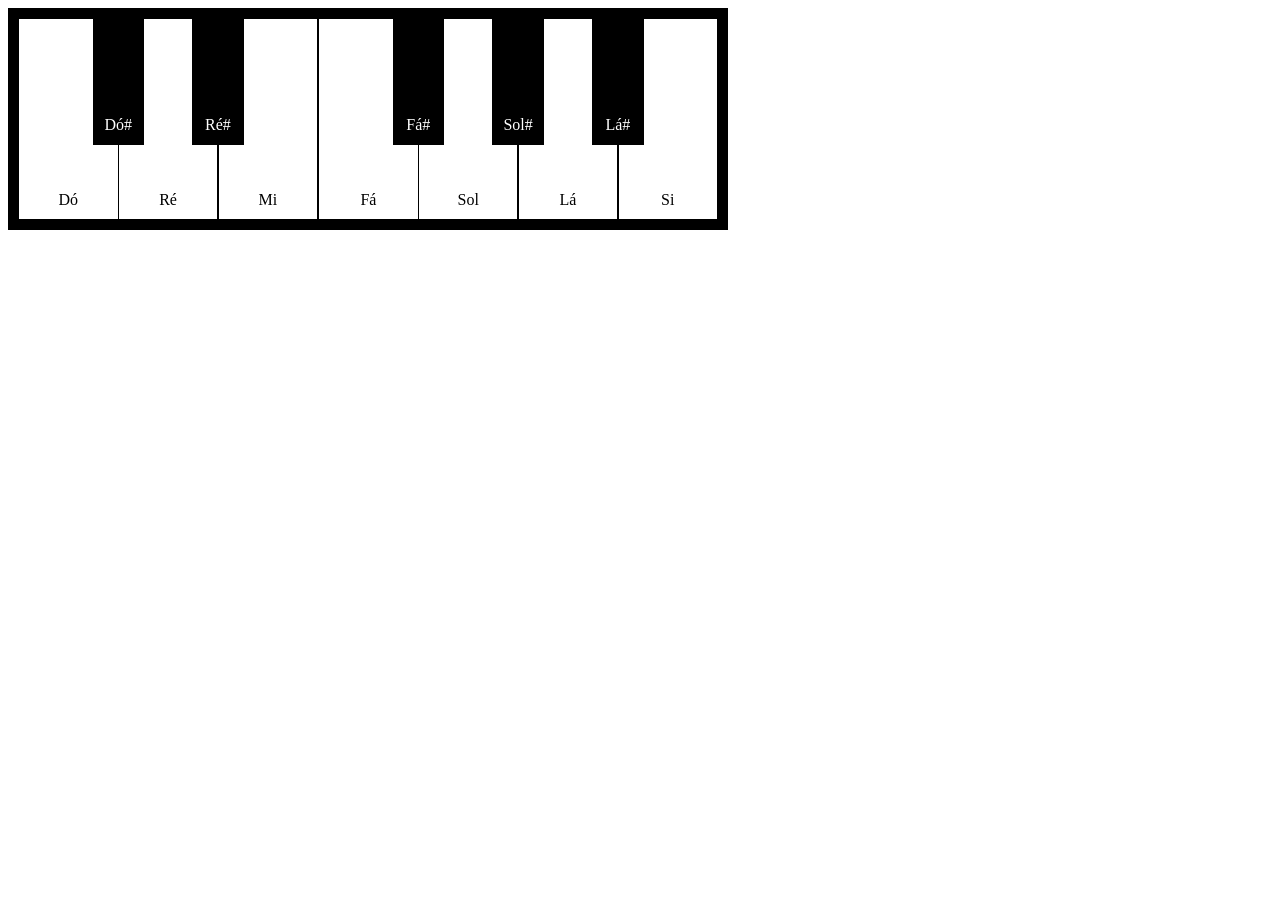
<file: Mundo em Código/index.html>
<!DOCTYPE html>
<html lang="en">
<head>
    <meta charset="UTF-8">
    <meta http-equiv="X-UA-Compatible" content="IE=edge">
    <meta name="viewport" content="width=device-width, initial-scale=1.0">
    <title>Piano</title>
    <link href="index.css" rel="stylesheet"/>
    <script src="index.js" defer></script>
</head>
<body>
    <div id="piano">
        <div class="nota" data-nota="Dó"></div>
        <div class="nota" data-nota="Dó#"></div>
        <div class="nota" data-nota="Ré"></div>
        <div class="nota" data-nota="Ré#"></div>
        <div class="nota" data-nota="Mi"></div>
        <div class="nota" data-nota="Fá"></div>
        <div class="nota" data-nota="Fá#"></div>
        <div class="nota" data-nota="Sol"></div>
        <div class="nota" data-nota="Sol#"></div>
        <div class="nota" data-nota="Lá"></div>
        <div class="nota" data-nota="Lá#"></div>
        <div class="nota" data-nota="Si"></div>
    </div>
</body>
</html>
</file>
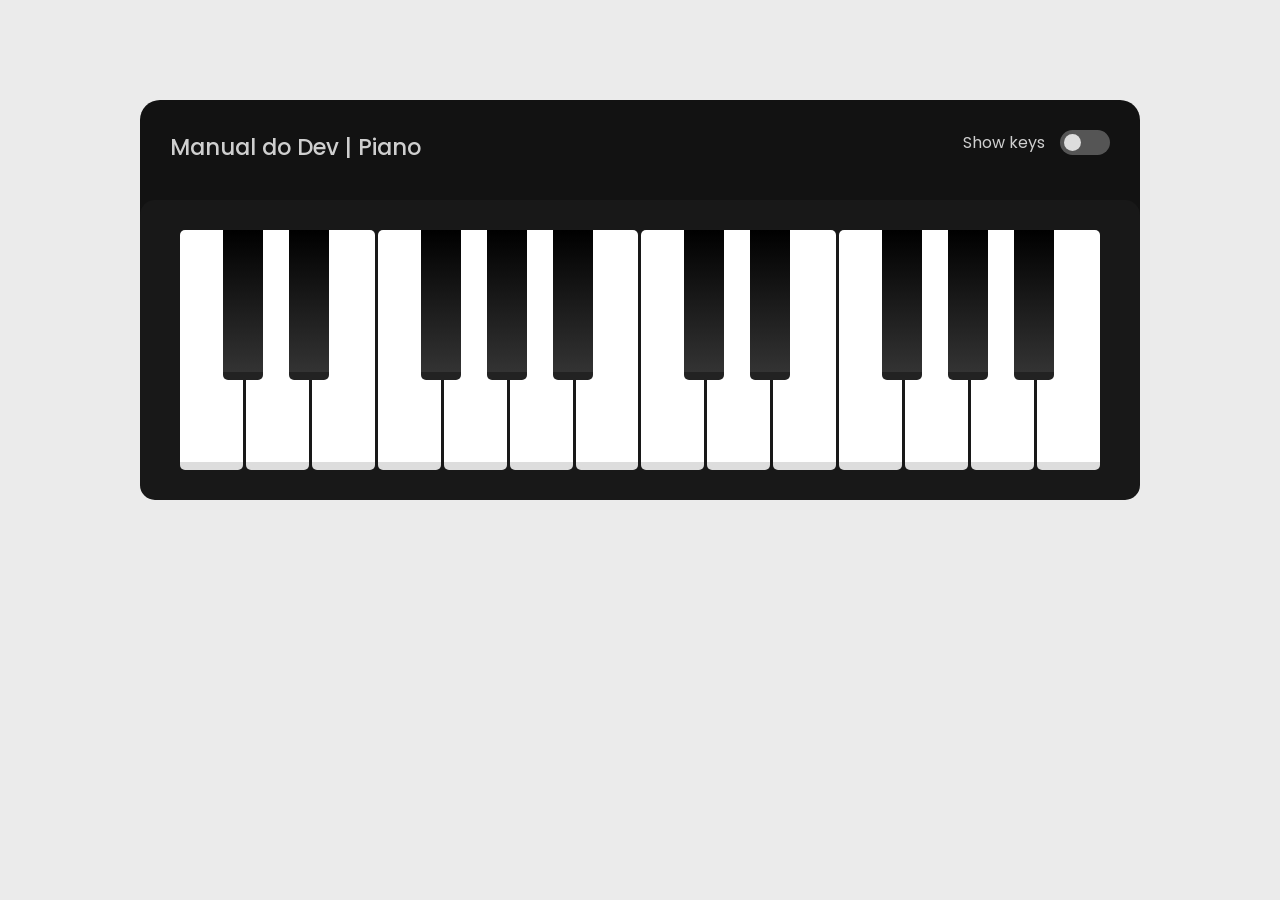
<file: piano-main/index.html>
<!DOCTYPE html>
<html lang="en">
<head>
    <meta charset="UTF-8">
    <meta http-equiv="X-UA-Compatible" content="IE=edge">
    <meta name="viewport" content="width=device-width, initial-scale=1.0">

    <link rel="stylesheet" href="./css/style.css">

    <title>Piano | Manual do Dev</title>
</head>
<body>
    
    <section class="piano">

        <section class="controls">

            <h1>Manual do Dev | Piano</h1>

            <label class="checkbox__label">
                Show keys
                <span class="switcher">
                    <span class="switcher__button"></span>
                </span>
                <input type="checkbox" class="checkbox__keys" hidden>
            </label>

        </section>

        <section class="piano__keys disabled-keys">

            <div class="key white" data-note="1"><span>TAB</span></div>
            <div class="key black" data-note="2"><span>1</span></div>
            <div class="key white" data-note="3"><span>q</span></div>
            <div class="key black" data-note="4"><span>2</span></div>
            <div class="key white" data-note="5"><span>w</span></div>
            <div class="key white" data-note="6"><span>e</span></div>
            <div class="key black" data-note="7"><span>4</span></div>
            <div class="key white" data-note="8"><span>r</span></div>
            <div class="key black" data-note="9"><span>5</span></div>
            <div class="key white" data-note="10"><span>t</span></div>
            <div class="key black" data-note="11"><span>6</span></div>
            <div class="key white" data-note="12"><span>y</span></div>
            <div class="key white" data-note="13"><span>u</span></div>
            <div class="key black" data-note="14"><span>8</span></div>
            <div class="key white" data-note="15"><span>i</span></div>
            <div class="key black" data-note="16"><span>9</span></div>
            <div class="key white" data-note="17"><span>o</span></div>
            <div class="key white" data-note="18"><span>p</span></div>
            <div class="key black" data-note="19"><span>-</span></div>
            <div class="key white" data-note="20"><span>[</span></div>
            <div class="key black" data-note="21"><span>=</span></div>
            <div class="key white" data-note="22"><span>]</span></div>
            <div class="key black" data-note="23"><span>&larr;</span></div>
            <div class="key white" data-note="24"><span>\</span></div>

        </section>

    </section>

    <script src="./js/script.js"></script>
</body>
</html>
</file>
<file: Mundo em Código/index.css>
#piano{
    display: flex;
    border: 10px solid #000;
    width: 700px;
}

.nota{
    position: relative;
    width: 100px;
    height: 200px;
    border: 1px solid #000;
    text-align: center;
}

.nota::after{
    position: absolute;
    content: attr(data-nota);
    width: 100%;
    text-align: center;
    bottom: 10px;
    left: 0px;
}

.nota[data-nota*="#"]{
    background-color: #000;
    z-index: 9;
    color: #fff;
    width: 50px;
    height: 125px;
    margin-left: -26px;
    margin-right: -26px;
}
</file>
<file: piano-main/css/style.css>
@import url('https://fonts.googleapis.com/css2?family=Poppins:wght@300;400;500;700&display=swap');

* {
    margin: 0;
    padding: 0;
    box-sizing: border-box;
    font-family: 'Poppins', sans-serif;
}

body {
    background-color: #ebebeb;
}

.piano {
    background-color: #121212;
    width: 1000px;
    height: 400px;
    margin: 100px auto 0;
    border-radius: 20px;
    display: flex;
    flex-direction: column;
    align-items: center;
    justify-content: space-between;
}

.controls {
    color: rgba(255, 255, 255, 0.8);
    padding: 30px;
    display: flex;
    width: 100%;
    justify-content: space-between;
}

.controls h1 {
    font-weight: 500;
    font-size: 1.4rem;
}

.switcher {
    width: 50px;
    height: 25px;
    background-color: #555;
    display: flex;
    border-radius: 50px;
    padding: 4px;
}

.switcher__button {
    height: 100%;
    aspect-ratio: 1/1;
    background-color: #ddd;
    border-radius: 25px;
}

.switcher--active {
    background-color: #006eff;
    justify-content: flex-end;
}

.checkbox__label {
    display: flex;
    gap: 15px;
}

.piano__keys {
    width: 100%;
    height: 300px;
    background-color: #181818;
    border-radius: 15px;
    padding: 30px 40px;
    display: flex;
}

.white {
    background-color: white;
    flex-grow: 1;
    border-radius: 5px;
    border-bottom: 8px solid #ddd;
    color: rgba(0, 0, 0, 0.3);
    margin-left: -17px;
    z-index: 1;
}

.key span {
    font-weight: 600;
    position: absolute;
    transition-duration: 300ms;
}

.key {
    position: relative;
    display: flex;
    align-items: flex-end;
    justify-content: center;
    padding-bottom: 8px;
    user-select: none;
}

.black {
    width: 40px;
    background: linear-gradient(black, #333);
    height: 150px;
    border-radius: 0 0 5px 5px;
    border-bottom: 8px solid #222;
    margin-left: -20px;
    z-index: 2;
    color: rgba(255, 255, 255, 0.3);
}

.piano__keys .white:nth-child(1) {
    margin-left: 0;
}

.piano__keys .white:nth-child(5) {
    margin-right: 20px;
}

.piano__keys .white:nth-child(12) {
    margin-right: 20px;
}

.piano__keys .white:nth-child(17) {
    margin-right: 20px;
}

.black--pressed {
    background: linear-gradient(#222, black);
    border-bottom: none;
    height: 148px;
}

.disabled-keys span {
    opacity: 0;
}
</file>
